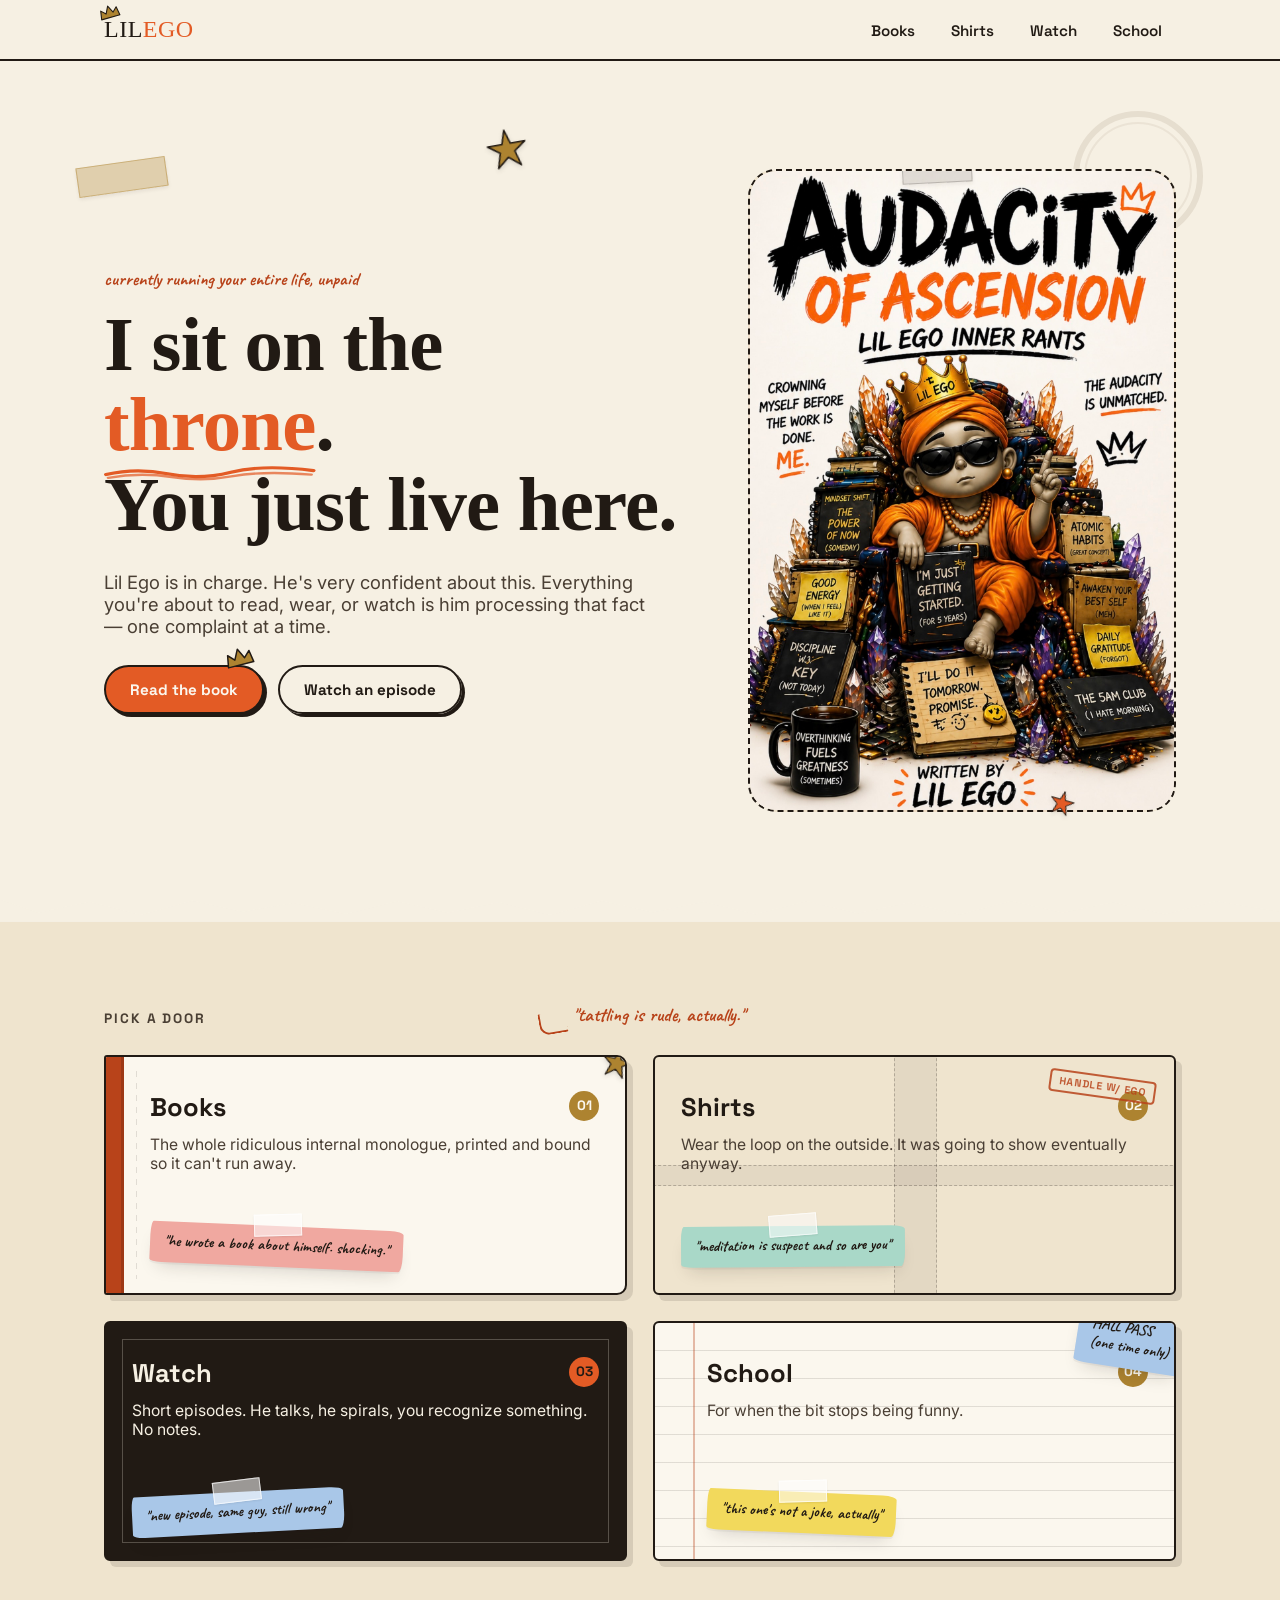
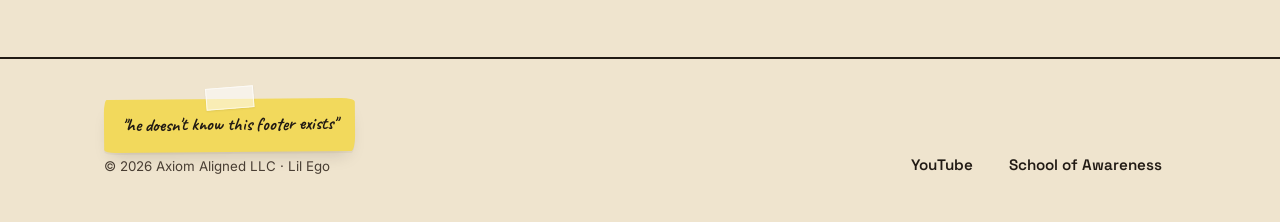
<file: index.html>
<!doctype html>
<html lang="en">
<head>
<meta charset="UTF-8">
<meta name="viewport" content="width=device-width, initial-scale=1.0">
<title>Lil Ego — He's Not Sorry</title>
<meta name="description" content="Lil Ego runs this. He just doesn't know he's a voice inside your head. Books, shirts, episodes, and the School — all from inside the loop.">
<link rel="preconnect" href="https://fonts.googleapis.com">
<link rel="preconnect" href="https://fonts.gstatic.com" crossorigin>
<link href="https://fonts.googleapis.com/css2?family=Permanent+Marker&family=Space+Grotesk:wght@500;600;700&family=Inter:wght@400;500;600&family=Caveat:wght@600;700&display=swap" rel="stylesheet">
<link rel="stylesheet" href="/assets/css/style.css">
</head>
<body>

<nav class="nav">
  <div class="nav-inner">
    <a href="/" class="wordmark">
      <svg class="crown-badge" viewBox="0 0 30 22" fill="none"><path d="M2 20 L4 8 L10 14 L15 4 L20 14 L26 8 L28 20 Z" fill="var(--gold)" stroke="var(--ink)" stroke-width="1.5" stroke-linejoin="round"/></svg>
      LIL<span>EGO</span>
    </a>
    <button class="nav-toggle" type="button" aria-label="Menu" aria-expanded="false">
      <span></span><span></span><span></span>
    </button>
    <ul class="nav-links">
      <li><a href="/books.html">Books</a></li>
      <li><a href="/shirts.html">Shirts</a></li>
      <li><a href="/watch.html">Watch</a></li>
      <li><a href="https://school.lilegoverse.com" target="_blank" rel="noopener">School</a></li>
    </ul>
  </div>
</nav>

<header class="hero">
  <div class="coffee-ring" style="width:130px; height:130px; top:6%; right:6%;"></div>
  <div class="tape gold" style="top:12%; left:6%; transform:rotate(-8deg);"></div>
  <svg class="star-sticker" style="top:8%; left:38%; transform:rotate(-10deg);" viewBox="0 0 40 40"><path d="M20 2 L24 15 L38 15 L27 23 L31 37 L20 28 L9 37 L13 23 L2 15 L16 15 Z" fill="var(--gold)" stroke="var(--ink)" stroke-width="1.5" stroke-linejoin="round"/></svg>
  <svg class="star-sticker" style="width:26px; bottom:10%; right:16%; transform:rotate(16deg);" viewBox="0 0 40 40"><path d="M20 2 L24 15 L38 15 L27 23 L31 37 L20 28 L9 37 L13 23 L2 15 L16 15 Z" fill="var(--orange)" stroke="var(--ink)" stroke-width="1.5" stroke-linejoin="round"/></svg>

  <div class="wrap hero-grid">
    <div>
      <div class="eyebrow">currently running your entire life, unpaid</div>
      <h1>I sit on the <span class="accent">throne<svg viewBox="0 0 200 20" preserveAspectRatio="none">
        <path d="M2 12 Q 30 3, 60 11 T 120 9 T 198 7" fill="none" stroke="var(--orange)" stroke-width="4" stroke-linecap="round"/>
        <path d="M4 16 Q 34 9, 64 15 T 122 14 T 196 12" fill="none" stroke="var(--orange)" stroke-width="3" stroke-linecap="round" opacity="0.7"/>
      </svg></span>.<br>You just live here.</h1>
      <p class="lede">Lil Ego is in charge. He's very confident about this. Everything you're about to read, wear, or watch is him processing that fact — one complaint at a time.</p>
      <div class="hero-actions" style="position:relative;">
        <a href="/books.html" class="btn btn-crowned">
          Read the book
          <svg class="crown-icon" viewBox="0 0 30 22" fill="none">
            <path d="M2 20 L4 8 L10 14 L15 4 L20 14 L26 8 L28 20 Z" fill="var(--gold)" stroke="var(--ink)" stroke-width="1.5" stroke-linejoin="round"/>
          </svg>
        </a>
        <a href="/watch.html" class="btn btn-ghost">Watch an episode</a>
      </div>
    </div>
    <div class="hero-art">
      <img src="/assets/img/hero-throne.jpg" alt="Lil Ego on his throne">
      <span class="tape ink" style="top:-14px; left:36%; width:70px; height:26px; transform:rotate(-3deg); z-index:5;"></span>
    </div>
  </div>
</header>

<div class="torn-edge"></div>

<section class="doors">
  <div class="wrap">
    <div class="section-label">pick a door</div>
    <div class="margin-note" id="margin-note" style="top:-6px; left:44%;"></div>
    <div class="doors-grid">

      <a class="door is-book" href="/books.html">
        <svg class="star-sticker" style="width:32px; top:-10px; right:-8px; transform:rotate(14deg);" viewBox="0 0 40 40"><path d="M20 2 L24 15 L38 15 L27 23 L31 37 L20 28 L9 37 L13 23 L2 15 L16 15 Z" fill="var(--gold)" stroke="var(--ink)" stroke-width="1.5" stroke-linejoin="round"/></svg>
        <div class="door-top">
          <h2>Books</h2>
          <span class="door-num">01</span>
        </div>
        <p class="desc">The whole ridiculous internal monologue, printed and bound so it can't run away.</p>
        <span class="sticky-note tilt-r small c-pink">"he wrote a book about himself. shocking."</span>
      </a>

      <a class="door is-package" href="/shirts.html">
        <span class="stamp">HANDLE&nbsp;W/&nbsp;EGO</span>
        <div class="door-top">
          <h2>Shirts</h2>
          <span class="door-num">02</span>
        </div>
        <p class="desc">Wear the loop on the outside. It was going to show eventually anyway.</p>
        <span class="sticky-note tilt-flat small c-mint">"meditation is suspect and so are you"</span>
      </a>

      <a class="door is-tape" href="/watch.html">
        <div class="door-top">
          <h2>Watch</h2>
          <span class="door-num">03</span>
        </div>
        <p class="desc">Short episodes. He talks, he spirals, you recognize something. No notes.</p>
        <span class="sticky-note small c-blue">"new episode, same guy, still wrong"</span>
      </a>

      <a class="door is-workbook" href="https://school.lilegoverse.com" target="_blank" rel="noopener">
        <span class="sticky-note c-blue small" style="position:absolute; top:-14px; right:-10px; transform:rotate(9deg); z-index:5;">HALL PASS<br>(one time only)</span>
        <div class="door-top">
          <h2>School</h2>
          <span class="door-num">04</span>
        </div>
        <p class="desc">For when the bit stops being funny.</p>
        <span class="sticky-note tilt-r small">"this one's not a joke, actually"</span>
      </a>

    </div>
  </div>
</section>

<footer class="footer">
  <div class="wrap footer-inner">
    <div>
      <span class="sticky-note tilt-flat">"he doesn't know this footer exists"</span>
      <small>© 2026 Axiom Aligned LLC · Lil Ego</small>
    </div>
    <ul class="nav-links" style="padding:0;">
      <li><a href="https://www.youtube.com" target="_blank" rel="noopener">YouTube</a></li>
      <li><a href="https://school.lilegoverse.com" target="_blank" rel="noopener">School of Awareness</a></li>
    </ul>
  </div>
</footer>

<script src="/assets/js/main.js"></script>
</body>
</html>
</file>
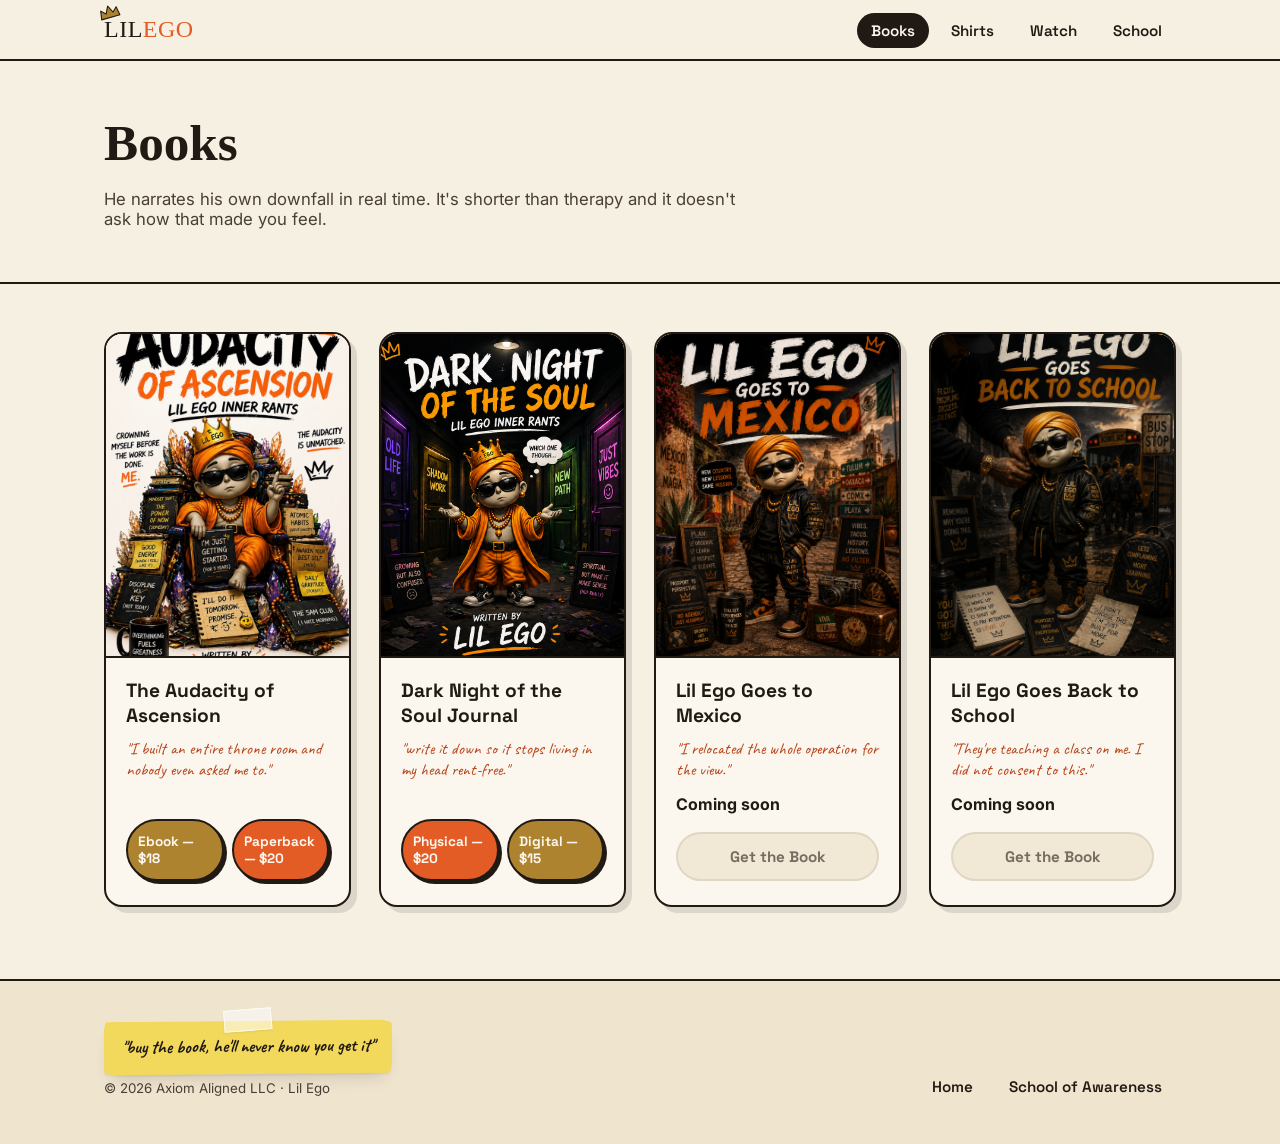
<file: books.html>
<!doctype html>
<html lang="en">
<head>
<meta charset="UTF-8">
<meta name="viewport" content="width=device-width, initial-scale=1.0">
<title>Books — Lil Ego</title>
<meta name="description" content="The Audacity of Ascension and more from Lil Ego. Get the book on Gumroad.">
<link rel="preconnect" href="https://fonts.googleapis.com">
<link rel="preconnect" href="https://fonts.gstatic.com" crossorigin>
<link href="https://fonts.googleapis.com/css2?family=Permanent+Marker&family=Space+Grotesk:wght@500;600;700&family=Inter:wght@400;500;600&family=Caveat:wght@600;700&display=swap" rel="stylesheet">
<link rel="stylesheet" href="/assets/css/style.css">
</head>
<body>

<nav class="nav">
  <div class="nav-inner">
    <a href="/" class="wordmark">
      <svg class="crown-badge" viewBox="0 0 30 22" fill="none"><path d="M2 20 L4 8 L10 14 L15 4 L20 14 L26 8 L28 20 Z" fill="var(--gold)" stroke="var(--ink)" stroke-width="1.5" stroke-linejoin="round"/></svg>
      LIL<span>EGO</span>
    </a>
    <button class="nav-toggle" type="button" aria-label="Menu" aria-expanded="false">
      <span></span><span></span><span></span>
    </button>
    <ul class="nav-links">
      <li><a href="/books.html" class="is-active">Books</a></li>
      <li><a href="/shirts.html">Shirts</a></li>
      <li><a href="/watch.html">Watch</a></li>
      <li><a href="https://school.lilegoverse.com" target="_blank" rel="noopener">School</a></li>
    </ul>
  </div>
</nav>

<header class="page-header">
  <div class="wrap">
    <h1>Books</h1>
    <p>He narrates his own downfall in real time. It's shorter than therapy and it doesn't ask how that made you feel.</p>
  </div>
</header>

<section class="wrap">
  <div class="book-grid">

    <!-- LIVE: The Audacity of Ascension -->
    <div class="book-card">
      <div class="book-cover">
        <!-- Drop cover as /assets/img/cover-audacity.png -->
        <img src="/assets/img/cover-audacity.jpg" alt="The Audacity of Ascension cover">
      </div>
      <div class="book-body">
        <h3>The Audacity of Ascension</h3>
        <p class="voice-line">"I built an entire throne room and nobody even asked me to."</p>
        <div class="edition-row">
          <a href="#" class="btn btn-gold" data-gumroad="audacity-of-ascension">Ebook — $18</a>
          <a href="#" class="btn" data-stripe="audacity-paperback">Paperback — $20</a>
        </div>
      </div>
    </div>

    <!-- LIVE: Dark Night of the Soul Journal -->
    <div class="book-card">
      <div class="book-cover">
        <!-- Drop cover as /assets/img/cover-journal.png -->
        <img src="/assets/img/cover-journal.png" alt="Dark Night of the Soul Journal cover" onerror="this.style.display='none'; this.nextElementSibling.style.display='flex';">
        <div class="cover-placeholder">drop cover-journal.png in /assets/img/</div>
      </div>
      <div class="book-body">
        <h3>Dark Night of the Soul Journal</h3>
        <p class="voice-line">"write it down so it stops living in my head rent-free."</p>
        <div class="edition-row">
          <a href="#" class="btn" data-stripe="dark-night-journal">Physical — $20</a>
          <a href="#" class="btn btn-gold" data-gumroad="dark-night-journal">Digital — $15</a>
        </div>
      </div>
    </div>

    <!-- COMING: Lil Ego Goes to Mexico -->
    <div class="book-card is-coming">
      <div class="book-cover">
        <img src="/assets/img/cover-mexico.png" alt="Lil Ego Goes to Mexico cover">
      </div>
      <div class="book-body">
        <h3>Lil Ego Goes to Mexico</h3>
        <p class="voice-line">"I relocated the whole operation for the view."</p>
        <p class="price">Coming soon</p>
        <a href="#" class="btn is-disabled">Get the Book</a>
      </div>
    </div>

    <!-- COMING: Lil Ego Goes Back to School -->
    <div class="book-card is-coming">
      <div class="book-cover">
        <img src="/assets/img/cover-backtoschool.png" alt="Lil Ego Goes Back to School cover">
      </div>
      <div class="book-body">
        <h3>Lil Ego Goes Back to School</h3>
        <p class="voice-line">"They're teaching a class on me. I did not consent to this."</p>
        <p class="price">Coming soon</p>
        <a href="#" class="btn is-disabled">Get the Book</a>
      </div>
    </div>

  </div>
</section>

<footer class="footer">
  <div class="wrap footer-inner">
    <div>
      <span class="sticky-note tilt-flat">"buy the book, he'll never know you get it"</span>
      <small>© 2026 Axiom Aligned LLC · Lil Ego</small>
    </div>
    <ul class="nav-links" style="padding:0;">
      <li><a href="/">Home</a></li>
      <li><a href="https://school.lilegoverse.com" target="_blank" rel="noopener">School of Awareness</a></li>
    </ul>
  </div>
</footer>

<script src="/assets/js/main.js"></script>
</body>
</html>
</file>
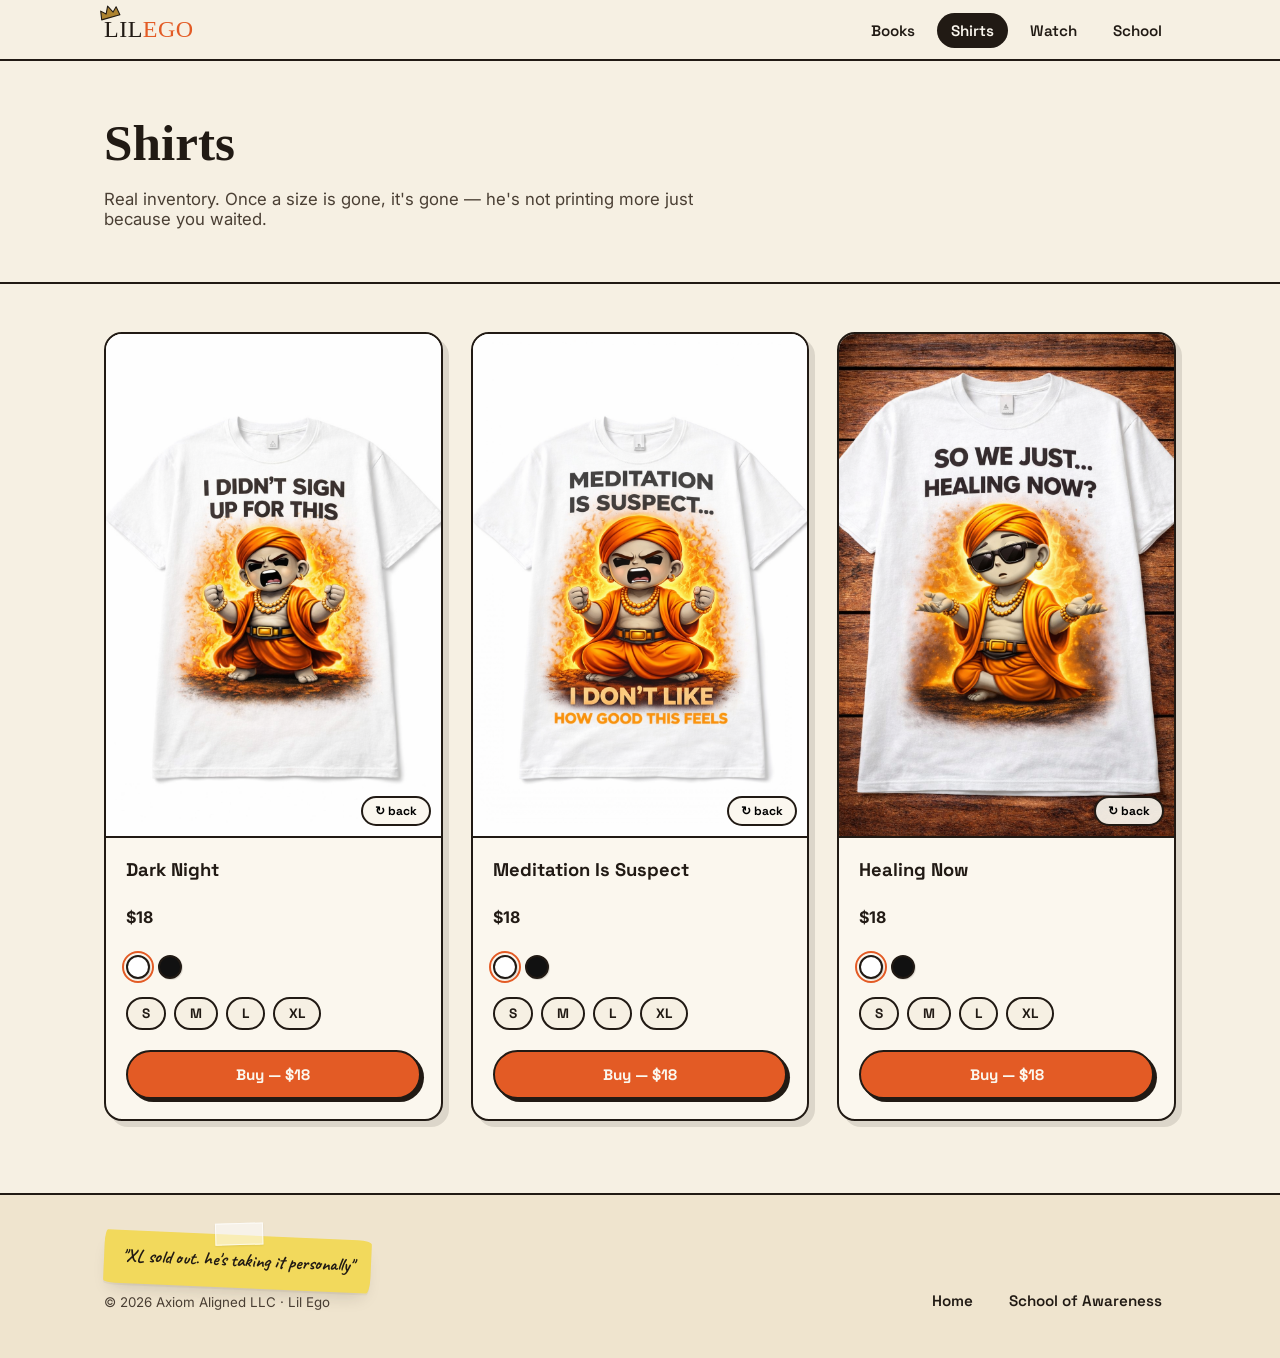
<file: shirts.html>
<!doctype html>
<html lang="en">
<head>
<meta charset="UTF-8">
<meta name="viewport" content="width=device-width, initial-scale=1.0">
<title>Shirts — Lil Ego</title>
<meta name="description" content="Lil Ego tees. Real inventory, no print-on-demand. Sizes disappear when they're gone.">
<link rel="preconnect" href="https://fonts.googleapis.com">
<link rel="preconnect" href="https://fonts.gstatic.com" crossorigin>
<link href="https://fonts.googleapis.com/css2?family=Permanent+Marker&family=Space+Grotesk:wght@500;600;700&family=Inter:wght@400;500;600&family=Caveat:wght@600;700&display=swap" rel="stylesheet">
<link rel="stylesheet" href="/assets/css/style.css">
</head>
<body>

<nav class="nav">
  <div class="nav-inner">
    <a href="/" class="wordmark">
      <svg class="crown-badge" viewBox="0 0 30 22" fill="none"><path d="M2 20 L4 8 L10 14 L15 4 L20 14 L26 8 L28 20 Z" fill="var(--gold)" stroke="var(--ink)" stroke-width="1.5" stroke-linejoin="round"/></svg>
      LIL<span>EGO</span>
    </a>
    <button class="nav-toggle" type="button" aria-label="Menu" aria-expanded="false">
      <span></span><span></span><span></span>
    </button>
    <ul class="nav-links">
      <li><a href="/books.html">Books</a></li>
      <li><a href="/shirts.html" class="is-active">Shirts</a></li>
      <li><a href="/watch.html">Watch</a></li>
      <li><a href="https://school.lilegoverse.com" target="_blank" rel="noopener">School</a></li>
    </ul>
  </div>
</nav>

<header class="page-header">
  <div class="wrap">
    <h1>Shirts</h1>
    <p>Real inventory. Once a size is gone, it's gone — he's not printing more just because you waited.</p>
  </div>
</header>

<section class="wrap">
  <div class="shirt-grid" id="shirt-grid">
    <!-- Cards are rendered by main.js from the SHIRTS config so stock stays in one place -->
  </div>
</section>

<footer class="footer">
  <div class="wrap footer-inner">
    <div>
      <span class="sticky-note tilt-r">"XL sold out. he's taking it personally"</span>
      <small>© 2026 Axiom Aligned LLC · Lil Ego</small>
    </div>
    <ul class="nav-links" style="padding:0;">
      <li><a href="/">Home</a></li>
      <li><a href="https://school.lilegoverse.com" target="_blank" rel="noopener">School of Awareness</a></li>
    </ul>
  </div>
</footer>

<script src="/assets/js/main.js"></script>
</body>
</html>
</file>
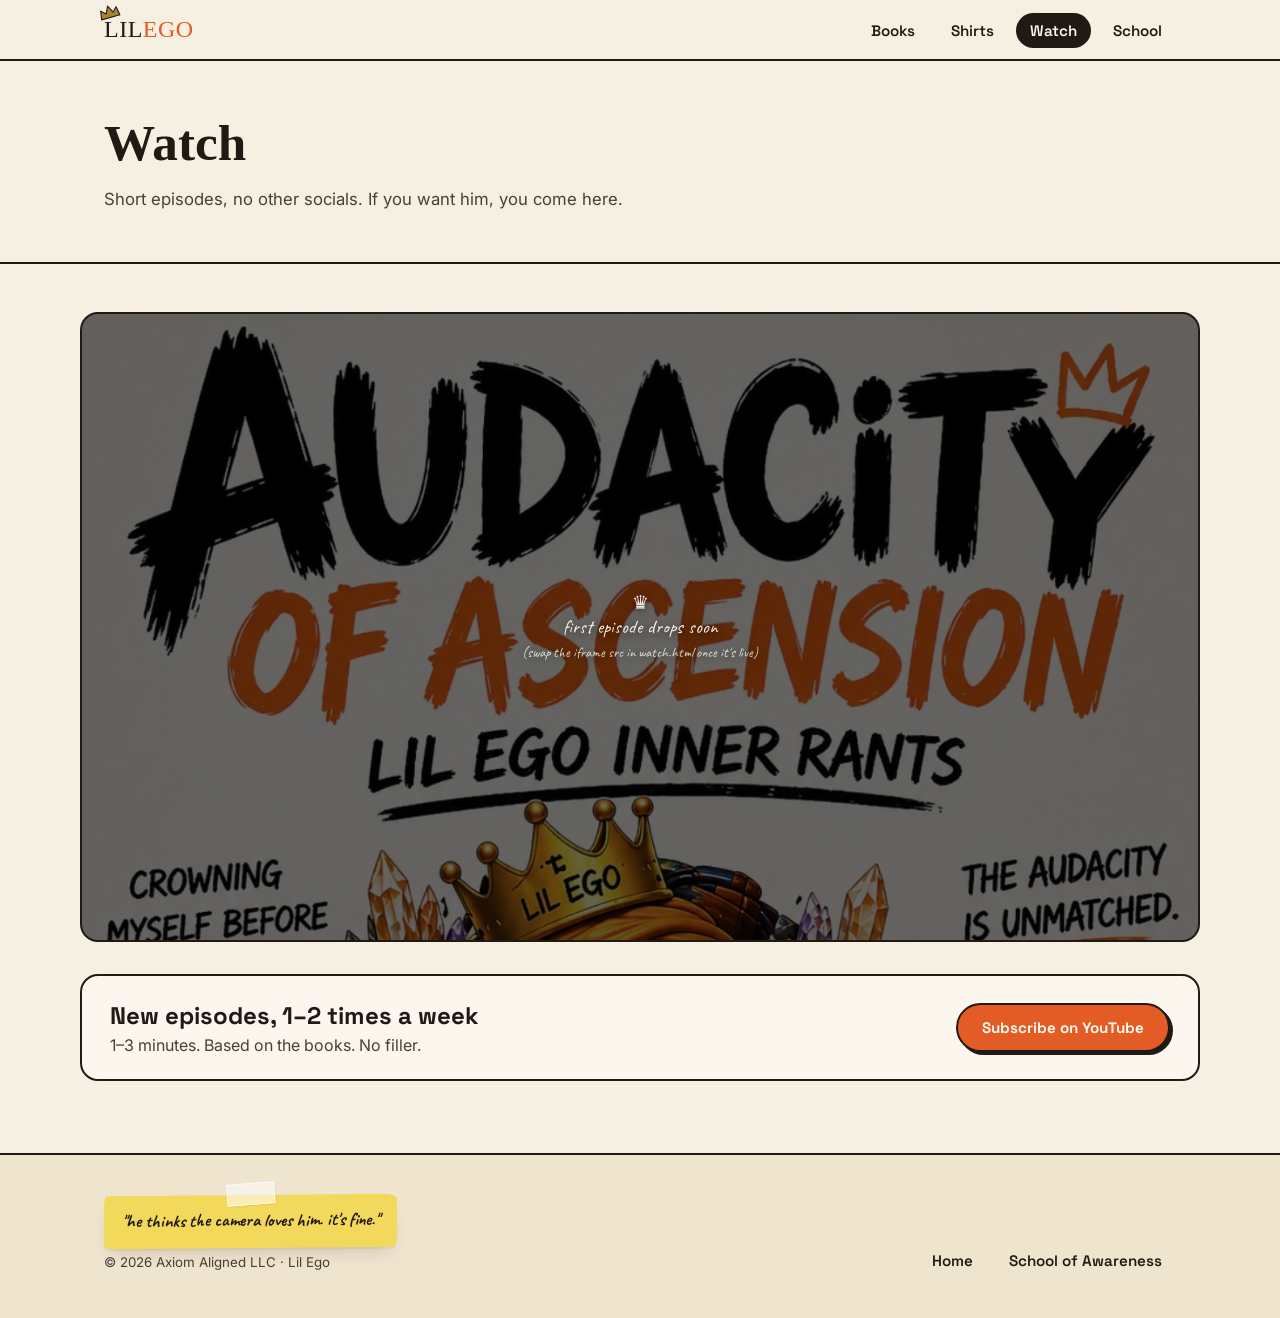
<file: watch.html>
<!doctype html>
<html lang="en">
<head>
<meta charset="UTF-8">
<meta name="viewport" content="width=device-width, initial-scale=1.0">
<title>Watch — Lil Ego</title>
<meta name="description" content="Lil Ego episodes on YouTube. 1-3 minutes each. He talks, he spirals, you recognize something.">
<link rel="preconnect" href="https://fonts.googleapis.com">
<link rel="preconnect" href="https://fonts.gstatic.com" crossorigin>
<link href="https://fonts.googleapis.com/css2?family=Permanent+Marker&family=Space+Grotesk:wght@500;600;700&family=Inter:wght@400;500;600&family=Caveat:wght@600;700&display=swap" rel="stylesheet">
<link rel="stylesheet" href="/assets/css/style.css">
</head>
<body>

<nav class="nav">
  <div class="nav-inner">
    <a href="/" class="wordmark">
      <svg class="crown-badge" viewBox="0 0 30 22" fill="none"><path d="M2 20 L4 8 L10 14 L15 4 L20 14 L26 8 L28 20 Z" fill="var(--gold)" stroke="var(--ink)" stroke-width="1.5" stroke-linejoin="round"/></svg>
      LIL<span>EGO</span>
    </a>
    <button class="nav-toggle" type="button" aria-label="Menu" aria-expanded="false">
      <span></span><span></span><span></span>
    </button>
    <ul class="nav-links">
      <li><a href="/books.html">Books</a></li>
      <li><a href="/shirts.html">Shirts</a></li>
      <li><a href="/watch.html" class="is-active">Watch</a></li>
      <li><a href="https://school.lilegoverse.com" target="_blank" rel="noopener">School</a></li>
    </ul>
  </div>
</nav>

<header class="page-header">
  <div class="wrap">
    <h1>Watch</h1>
    <p>Short episodes, no other socials. If you want him, you come here.</p>
  </div>
</header>

<section class="wrap watch-wrap">

  <!-- Replace VIDEO_ID with the first uploaded episode once the channel goes live -->
  <div class="video-frame">
    <iframe
      id="latest-episode"
      src=""
      title="Latest Lil Ego episode"
      style="display:none;"
      allow="accelerometer; autoplay; clipboard-write; encrypted-media; gyroscope; picture-in-picture"
      allowfullscreen>
    </iframe>
    <div class="video-placeholder" id="video-placeholder">
      <img src="/assets/img/hero-throne.jpg" alt="" class="video-placeholder-bg">
      <div class="video-placeholder-text">
        ♛<br>first episode drops soon<br><span style="font-size:0.9rem; opacity:0.85;">(swap the iframe src in watch.html once it's live)</span>
      </div>
    </div>
  </div>

  <div class="watch-cta">
    <div>
      <h2 style="font-family:var(--font-head); margin:0 0 4px;">New episodes, 1–2 times a week</h2>
      <p style="margin:0; color:var(--ink-soft);">1–3 minutes. Based on the books. No filler.</p>
    </div>
    <a href="https://www.youtube.com/@Lilegosaid" target="_blank" rel="noopener" class="btn">Subscribe on YouTube</a>
  </div>

</section>

<footer class="footer">
  <div class="wrap footer-inner">
    <div>
      <span class="sticky-note tilt-flat">"he thinks the camera loves him. it's fine."</span>
      <small>© 2026 Axiom Aligned LLC · Lil Ego</small>
    </div>
    <ul class="nav-links" style="padding:0;">
      <li><a href="/">Home</a></li>
      <li><a href="https://school.lilegoverse.com" target="_blank" rel="noopener">School of Awareness</a></li>
    </ul>
  </div>
</footer>

<script src="/assets/js/main.js"></script>
</body>
</html>
</file>
<file: assets/css/style.css>
/* ============================================================
   LIL EGO — Design Tokens
   Cream base / orange primary / gold secondary / ink black type
   Display: Permanent Marker · Headings: Space Grotesk · Body: Inter
   Sticky-note motif: Caveat (handwriting) on rotated paper cards
   ============================================================ */

:root {
  --cream: #F6F0E3;
  --cream-2: #EFE4CE;
  --paper: #FBF7EE;
  --ink: #211A14;
  --ink-soft: #4A3F34;
  --orange: #E35B25;
  --orange-deep: #B8431A;
  --gold: #AD8330;
  --gold-light: #D9B65C;
  --sticky: #F2D95C;
  --sticky-shadow: rgba(33, 26, 20, 0.18);
  --line: rgba(33, 26, 20, 0.12);

  /* crystal accents — lifted from the throne pile on the book cover */
  --crystal-purple: #6E4E9E;
  --crystal-purple-deep: #4E3572;
  --crystal-teal: #2C8C8A;
  --crystal-teal-deep: #1E6664;
  --crystal-amber: #D98F3A;
  --sticky-pink: #F0A8A0;
  --sticky-mint: #A9D8C8;
  --sticky-blue: #A9C7E8;

  --font-display: 'Permanent Marker', cursive;
  --font-head: 'Space Grotesk', sans-serif;
  --font-body: 'Inter', sans-serif;
  --font-note: 'Caveat', cursive;

  --radius: 18px;
  --container: 1120px;
}

* { box-sizing: border-box; }
html { scroll-behavior: smooth; }

body {
  margin: 0;
  background: var(--cream);
  color: var(--ink);
  font-family: var(--font-body);
  -webkit-font-smoothing: antialiased;
}

@media (prefers-reduced-motion: reduce) {
  html { scroll-behavior: auto; }
  * { animation-duration: 0.001ms !important; transition-duration: 0.001ms !important; }
}

a { color: inherit; text-decoration: none; }
img { max-width: 100%; display: block; }
button { font-family: inherit; cursor: pointer; }

.wrap {
  max-width: var(--container);
  margin: 0 auto;
  padding: 0 24px;
}

/* ---------- Nav ---------- */
.nav {
  position: sticky;
  top: 0;
  z-index: 50;
  background: rgba(246, 240, 227, 0.92);
  backdrop-filter: blur(6px);
  border-bottom: 2px solid var(--ink);
}

.nav-inner {
  position: relative;
  display: flex;
  align-items: center;
  justify-content: space-between;
  padding: 16px 24px;
  max-width: var(--container);
  margin: 0 auto;
}

.wordmark {
  position: relative;
  display: inline-flex;
  font-family: var(--font-display);
  font-size: 1.5rem;
  color: var(--ink);
  letter-spacing: 0.5px;
}
.wordmark span { color: var(--orange); }

.wordmark .crown-badge {
  position: absolute;
  top: -13px;
  left: -6px;
  width: 22px;
  height: 16px;
  transform: rotate(-16deg);
  pointer-events: none;
}

.nav-links {
  display: flex;
  gap: 8px;
  list-style: none;
  margin: 0;
  padding: 0;
}

.nav-links a {
  font-family: var(--font-head);
  font-weight: 600;
  font-size: 0.95rem;
  padding: 8px 14px;
  border-radius: 999px;
  transition: background 0.15s ease, transform 0.15s ease;
}

.nav-links a:hover { background: var(--cream-2); transform: translateY(-1px); }
.nav-links a.is-active { background: var(--ink); color: var(--paper); }

/* ---------- Mobile hamburger ---------- */
.nav-toggle {
  display: none;
  flex-direction: column;
  justify-content: center;
  gap: 5px;
  width: 40px;
  height: 40px;
  border: 2px solid var(--ink);
  border-radius: 10px;
  background: var(--paper);
  padding: 0;
}

.nav-toggle span {
  display: block;
  width: 20px;
  height: 2.5px;
  margin: 0 auto;
  background: var(--ink);
  border-radius: 2px;
  transition: transform 0.2s ease, opacity 0.2s ease;
}

.nav-toggle.is-open span:nth-child(1) { transform: translateY(7.5px) rotate(45deg); }
.nav-toggle.is-open span:nth-child(2) { opacity: 0; }
.nav-toggle.is-open span:nth-child(3) { transform: translateY(-7.5px) rotate(-45deg); }

@media (max-width: 640px) {
  .nav-toggle { display: flex; }

  .nav-links {
    display: none;
    position: absolute;
    top: 100%;
    left: 0;
    right: 0;
    flex-direction: column;
    gap: 2px;
    background: var(--paper);
    border-bottom: 2px solid var(--ink);
    padding: 10px 24px 16px;
  }

  .nav-links.is-open { display: flex; }

  .nav-links a {
    padding: 12px 14px;
    border-radius: 10px;
    width: 100%;
  }
}

/* ---------- Sticky note signature element ---------- */
.sticky-note {
  position: relative;
  display: inline-block;
  background: var(--sticky);
  color: var(--ink);
  font-family: var(--font-note);
  font-weight: 700;
  font-size: 1.15rem;
  line-height: 1.25;
  padding: 14px 18px 16px;
  border-radius: 3px 14px 4px 12px / 14px 4px 16px 3px;
  box-shadow: 0 10px 18px -8px var(--sticky-shadow), 0 2px 0 rgba(0,0,0,0.04);
  transform: rotate(-3deg);
}

.sticky-note::before {
  content: '';
  position: absolute;
  top: -12px;
  left: 50%;
  width: 46px;
  height: 20px;
  background: rgba(255,255,255,0.55);
  border: 1px solid rgba(255,255,255,0.7);
  transform: translateX(-50%) rotate(-4deg);
  box-shadow: 0 1px 2px rgba(0,0,0,0.08);
}

.sticky-note.tilt-r { transform: rotate(2.5deg); }
.sticky-note.tilt-flat { transform: rotate(-0.5deg); }
.sticky-note.small { font-size: 0.95rem; padding: 10px 14px 12px; }

.sticky-note.c-pink { background: var(--sticky-pink); }
.sticky-note.c-mint { background: var(--sticky-mint); }
.sticky-note.c-blue { background: var(--sticky-blue); }

/* ---------- Floating decorative crystals + confetti dots ---------- */
.crystal-field {
  position: absolute;
  inset: 0;
  overflow: hidden;
  pointer-events: none;
  z-index: 0;
}

.crystal {
  position: absolute;
  clip-path: polygon(50% 0%, 100% 38%, 78% 100%, 22% 100%, 0% 38%);
  opacity: 0.9;
}

.crystal.purple { background: linear-gradient(160deg, var(--crystal-purple), var(--crystal-purple-deep)); }
.crystal.teal { background: linear-gradient(160deg, var(--crystal-teal), var(--crystal-teal-deep)); }
.crystal.amber { background: linear-gradient(160deg, var(--gold-light), var(--crystal-amber)); }

.confetti-dot {
  position: absolute;
  border-radius: 50%;
  pointer-events: none;
}

/* Halftone dot texture wash — used behind hero + doors sections */
.dot-wash {
  background-image: radial-gradient(var(--line) 1.4px, transparent 1.4px);
  background-size: 22px 22px;
}

/* ---------- Buttons ---------- */
.btn {
  display: inline-flex;
  align-items: center;
  gap: 8px;
  font-family: var(--font-head);
  font-weight: 700;
  font-size: 0.95rem;
  padding: 13px 24px;
  border-radius: 999px;
  border: 2px solid var(--ink);
  background: var(--orange);
  color: var(--paper);
  box-shadow: 3px 3px 0 var(--ink);
  transition: transform 0.15s ease, box-shadow 0.15s ease;
}

.btn:hover { transform: translate(-2px, -2px); box-shadow: 5px 5px 0 var(--ink); }
.btn:active { transform: translate(0, 0); box-shadow: 1px 1px 0 var(--ink); }

.btn.btn-ghost {
  background: transparent;
  color: var(--ink);
}

.btn.btn-gold {
  background: var(--gold);
}

.btn[disabled], .btn.is-disabled {
  background: var(--cream-2);
  color: var(--ink-soft);
  border-color: var(--line);
  box-shadow: none;
  cursor: not-allowed;
  opacity: 0.75;
}

/* ---------- Hero ---------- */
.hero {
  position: relative;
  padding: 108px 0 88px;
  background: var(--cream);
  overflow: hidden;
}

.hero-grid {
  position: relative;
  z-index: 2;
  display: grid;
  grid-template-columns: 1.15fr 0.85fr;
  gap: 64px;
  align-items: center;
}

@media (max-width: 860px) {
  .hero-grid { grid-template-columns: 1fr; }
  .hero { padding: 72px 0 56px; }
}

.eyebrow {
  font-family: var(--font-note);
  font-size: 1.15rem;
  color: var(--orange-deep);
  font-weight: 700;
  margin-bottom: 14px;
}

.hero h1 {
  font-family: var(--font-display);
  font-size: clamp(2.8rem, 7vw, 4.8rem);
  line-height: 1.04;
  letter-spacing: -0.01em;
  margin: 0 0 26px;
  color: var(--ink);
}

.hero h1 .accent {
  color: var(--orange);
  position: relative;
  white-space: nowrap;
}

.hero h1 .accent svg {
  position: absolute;
  left: 0;
  bottom: -14px;
  width: 100%;
  height: 16px;
}

.hero p.lede {
  font-family: var(--font-body);
  font-size: 1.15rem;
  color: var(--ink-soft);
  max-width: 46ch;
  margin: 0 0 28px;
}

.hero-actions { display: flex; gap: 14px; flex-wrap: wrap; }

/* Throne / hero art placeholder */
.hero-art {
  position: relative;
  aspect-ratio: 2 / 3;
  border-radius: 28px;
  background:
    radial-gradient(circle at 50% 30%, rgba(227,91,37,0.22), transparent 55%),
    linear-gradient(160deg, var(--cream-2), var(--cream));
  border: 2px dashed var(--ink);
  display: flex;
  align-items: center;
  justify-content: center;
  overflow: hidden;
}

.hero-art img { width: 100%; height: 100%; object-fit: cover; border-radius: 26px; }

.hero-art .art-placeholder {
  text-align: center;
  font-family: var(--font-note);
  font-size: 1.1rem;
  color: var(--ink-soft);
  padding: 24px;
}

.hero-art .crown {
  font-size: 2.4rem;
  display: block;
  margin-bottom: 8px;
}

/* ---------- Controlled-chaos texture kit ---------- */

/* washi tape strip — pin things down, always slightly crooked */
.tape {
  position: absolute;
  width: 90px;
  height: 30px;
  background: rgba(227, 91, 37, 0.28);
  border: 1px solid rgba(227, 91, 37, 0.4);
  box-shadow: 0 2px 4px rgba(33,26,20,0.08);
  pointer-events: none;
  z-index: 3;
}
.tape.gold { background: rgba(173, 131, 48, 0.3); border-color: rgba(173, 131, 48, 0.45); }
.tape.ink { background: rgba(33, 26, 20, 0.12); border-color: rgba(33, 26, 20, 0.2); }

/* coffee ring stain — one, understated, never centered */
.coffee-ring {
  position: absolute;
  border-radius: 50%;
  border: 6px solid rgba(90, 62, 30, 0.10);
  pointer-events: none;
  z-index: 1;
}
.coffee-ring::after {
  content: '';
  position: absolute;
  inset: 5px;
  border-radius: 50%;
  border: 2px solid rgba(90, 62, 30, 0.07);
}

/* torn paper divider between sections */
.torn-edge {
  position: relative;
  height: 22px;
  background: var(--cream);
  clip-path: polygon(
    0% 0%, 3% 60%, 7% 10%, 11% 70%, 15% 5%, 19% 55%, 23% 15%, 27% 65%,
    31% 8%, 35% 60%, 39% 12%, 43% 70%, 47% 5%, 51% 58%, 55% 10%, 59% 66%,
    63% 8%, 67% 62%, 71% 14%, 75% 68%, 79% 6%, 83% 60%, 87% 12%, 91% 66%,
    95% 8%, 100% 55%, 100% 100%, 0% 100%
  );
}

/* handwritten margin interruption — swaps on every reload via main.js */
.margin-note {
  position: absolute;
  z-index: 4;
  font-family: var(--font-note);
  font-weight: 700;
  font-size: 1.2rem;
  color: var(--orange-deep);
  max-width: 220px;
  line-height: 1.2;
  pointer-events: none;
}
.margin-note::before {
  content: '';
  position: absolute;
  left: -34px;
  top: 8px;
  width: 26px;
  height: 20px;
  border-left: 2.5px solid var(--orange-deep);
  border-bottom: 2.5px solid var(--orange-deep);
  border-radius: 0 0 0 10px;
  transform: rotate(-10deg);
}

/* crown resting on the primary CTA — Lil Ego left it there */
.btn-crowned { position: relative; overflow: visible; }
.btn-crowned .crown-icon {
  position: absolute;
  top: -22px;
  right: 8px;
  width: 30px;
  height: 22px;
  transform: rotate(-14deg);
  transition: transform 0.2s ease;
}
.btn-crowned:hover .crown-icon { transform: rotate(-6deg) translateY(-3px); }

/* sunglasses left behind, tucked in a corner */
.sunglasses-doodle {
  position: absolute;
  width: 64px;
  opacity: 0.85;
  pointer-events: none;
  z-index: 3;
}

/* gold star sticker — the kind a teacher hands out */
.star-sticker {
  position: absolute;
  width: 42px;
  pointer-events: none;
  z-index: 4;
  filter: drop-shadow(0 2px 2px rgba(33,26,20,0.15));
}

/* ---------- Doors grid ---------- */
.doors { position: relative; padding: 88px 0 96px; background: var(--cream-2); }
.doors .wrap { position: relative; }

.section-label {
  font-family: var(--font-head);
  font-weight: 700;
  text-transform: uppercase;
  letter-spacing: 0.14em;
  font-size: 0.85rem;
  color: var(--ink-soft);
  margin-bottom: 28px;
}

.doors-grid {
  display: grid;
  grid-template-columns: repeat(2, 1fr);
  gap: 26px;
}

@media (max-width: 700px) {
  .doors-grid { grid-template-columns: 1fr; }
}

.door {
  position: relative;
  background: var(--paper);
  border: 2px solid var(--ink);
  border-radius: 6px;
  padding: 34px 26px 26px;
  min-height: 240px;
  display: flex;
  flex-direction: column;
  justify-content: space-between;
  box-shadow: 6px 6px 0 var(--line);
  transition: transform 0.18s ease, box-shadow 0.18s ease;
  overflow: hidden;
}

.door:hover {
  transform: translate(-3px, -3px);
  box-shadow: 9px 9px 0 var(--line);
}

/* BOOK — hardcover on a desk: thick spine, deboss lines */
.door.is-book {
  border-radius: 3px 10px 10px 3px;
  padding-left: 44px;
}
.door.is-book::before {
  content: '';
  position: absolute;
  top: 0; left: 0; bottom: 0;
  width: 18px;
  background: var(--orange-deep);
  box-shadow: inset -3px 0 0 rgba(0,0,0,0.15);
}
.door.is-book::after {
  content: '';
  position: absolute;
  top: 14px; bottom: 14px; left: 30px;
  width: 1px;
  background: repeating-linear-gradient(to bottom, var(--line) 0 6px, transparent 6px 12px);
}

/* SHIRTS — opened shipping package: crossed tape, stamp */
.door.is-package {
  background: var(--cream-2);
}
.door.is-package::before,
.door.is-package::after {
  content: '';
  position: absolute;
  background: rgba(33,26,20,0.06);
  border: 1px dashed rgba(33,26,20,0.25);
}
.door.is-package::before { top: -10%; left: 46%; width: 8%; height: 120%; }
.door.is-package::after { top: 46%; left: -10%; width: 120%; height: 8%; }
.door .stamp {
  position: absolute;
  top: 18px; right: 18px;
  border: 2px solid var(--orange-deep);
  color: var(--orange-deep);
  font-family: var(--font-head);
  font-weight: 700;
  font-size: 0.65rem;
  letter-spacing: 0.06em;
  padding: 3px 8px;
  border-radius: 4px;
  transform: rotate(8deg);
  opacity: 0.85;
}

/* WATCH — taped VHS sleeve: label sticker, corner tape */
.door.is-tape {
  background: var(--ink);
  color: var(--cream);
}
.door.is-tape .door-top h2,
.door.is-tape p.desc { color: var(--cream); }
.door.is-tape .door-num { background: var(--orange); color: var(--ink); }
.door.is-tape::before {
  content: '';
  position: absolute;
  top: 16px; left: 16px; right: 16px; bottom: 16px;
  border: 1px solid rgba(246,240,227,0.25);
  pointer-events: none;
}

/* SCHOOL — workbook page: ruled margin lines, red rule */
.door.is-workbook {
  background:
    linear-gradient(90deg, transparent 0 38px, rgba(184,67,26,0.35) 38px 40px, transparent 40px),
    repeating-linear-gradient(to bottom, transparent 0 27px, var(--line) 27px 28px),
    var(--paper);
  padding-left: 52px;
}

.door-top { display: flex; align-items: flex-start; justify-content: space-between; gap: 12px; }

.door h2 {
  font-family: var(--font-head);
  font-size: 1.6rem;
  margin: 0;
}

.door-num {
  font-family: var(--font-head);
  font-weight: 700;
  font-size: 0.85rem;
  color: var(--paper);
  background: var(--bar-color, var(--gold));
  width: 30px;
  height: 30px;
  border-radius: 50%;
  display: flex;
  align-items: center;
  justify-content: center;
  flex-shrink: 0;
}

.door p.desc {
  color: var(--ink-soft);
  margin: 12px 0 18px;
  font-size: 0.98rem;
}

.door .sticky-note {
  align-self: flex-start;
  margin-top: auto;
}

/* ---------- Generic page header (Books/Shirts/Watch) ---------- */
.page-header {
  padding: 52px 0 36px;
  border-bottom: 2px solid var(--ink);
}

.page-header h1 {
  font-family: var(--font-display);
  font-size: clamp(2rem, 5vw, 3.2rem);
  margin: 0 0 12px;
}

.page-header p {
  color: var(--ink-soft);
  max-width: 60ch;
  font-size: 1.05rem;
}

/* ---------- Books ---------- */
.book-grid {
  display: grid;
  grid-template-columns: repeat(auto-fit, minmax(240px, 1fr));
  gap: 28px;
  padding: 48px 0 72px;
}

.book-card {
  background: var(--paper);
  border: 2px solid var(--ink);
  border-radius: var(--radius);
  overflow: hidden;
  display: flex;
  flex-direction: column;
  box-shadow: 6px 6px 0 var(--line);
}

.book-cover {
  aspect-ratio: 3 / 4;
  background: linear-gradient(160deg, var(--cream-2), var(--gold-light) 140%);
  display: flex;
  align-items: center;
  justify-content: center;
  border-bottom: 2px solid var(--ink);
  overflow: hidden;
  position: relative;
}

.book-cover img { width: 100%; height: 100%; object-fit: cover; position: relative; z-index: 1; }

.book-cover .cover-placeholder {
  position: absolute;
  inset: 0;
  display: none;
  align-items: center;
  justify-content: center;
  font-family: var(--font-note);
  font-size: 1rem;
  color: var(--ink-soft);
  text-align: center;
  padding: 20px;
}

.book-body { padding: 20px 20px 24px; display: flex; flex-direction: column; gap: 10px; flex: 1; }

.book-body h3 { font-family: var(--font-head); font-size: 1.2rem; margin: 0; }
.book-body .voice-line { font-family: var(--font-note); font-size: 1.05rem; color: var(--orange-deep); margin: 0; }
.book-body .price { font-weight: 700; margin: 4px 0 8px; }
.book-body .btn { margin-top: auto; justify-content: center; }

/* dual-edition product (e.g. journal: physical + digital) */
.edition-row {
  display: flex;
  gap: 8px;
  margin-top: auto;
}
.edition-row .btn { flex: 1; font-size: 0.85rem; padding: 12px 10px; }
.edition-label {
  font-family: var(--font-head);
  font-weight: 700;
  font-size: 0.7rem;
  text-transform: uppercase;
  letter-spacing: 0.06em;
  color: var(--ink-soft);
  margin-bottom: 4px;
}

.book-card.is-coming .book-cover { background: repeating-linear-gradient(135deg, var(--cream-2), var(--cream-2) 10px, var(--cream) 10px, var(--cream) 20px); }
.book-card.is-coming .btn { pointer-events: none; }

/* ---------- Shirts ---------- */
.shirt-grid {
  display: grid;
  grid-template-columns: repeat(auto-fit, minmax(260px, 1fr));
  gap: 28px;
  padding: 48px 0 72px;
}

.shirt-card {
  background: var(--paper);
  border: 2px solid var(--ink);
  border-radius: var(--radius);
  overflow: hidden;
  display: flex;
  flex-direction: column;
  box-shadow: 6px 6px 0 var(--line);
}

.shirt-photo {
  position: relative;
  aspect-ratio: 1 / 1;
  background: var(--cream-2);
  display: flex;
  align-items: center;
  justify-content: center;
  border-bottom: 2px solid var(--ink);
}

.shirt-photo img { width: 100%; height: 100%; object-fit: cover; }
.shirt-photo .photo-placeholder { font-family: var(--font-note); color: var(--ink-soft); text-align: center; padding: 20px; }

.flip-btn {
  position: absolute;
  bottom: 10px;
  right: 10px;
  background: rgba(251,247,238,0.92);
  border: 2px solid var(--ink);
  border-radius: 999px;
  padding: 5px 12px;
  font-family: var(--font-head);
  font-weight: 700;
  font-size: 0.75rem;
}

.swatch-row { display: flex; gap: 8px; align-items: center; margin: 2px 0 4px; }

.color-swatch {
  width: 24px;
  height: 24px;
  border-radius: 50%;
  border: 2px solid var(--ink);
  padding: 0;
  box-shadow: 1px 1px 0 var(--line);
}

.color-swatch.is-active { outline: 2px solid var(--orange); outline-offset: 2px; }

.shirt-body { padding: 20px; display: flex; flex-direction: column; gap: 10px; flex: 1; }
.shirt-body h3 { font-family: var(--font-head); margin: 0; font-size: 1.15rem; }
.shirt-body .price { font-weight: 700; }

.size-row { display: flex; gap: 8px; flex-wrap: wrap; margin: 4px 0 10px; }

.size-pill {
  font-family: var(--font-head);
  font-weight: 700;
  font-size: 0.85rem;
  border: 2px solid var(--ink);
  border-radius: 999px;
  padding: 6px 14px;
  background: var(--cream);
}

.size-pill.sold-out {
  background: transparent;
  color: var(--line);
  border-color: var(--line);
  text-decoration: line-through;
}

.shirt-body .btn { margin-top: auto; justify-content: center; }

/* ---------- Watch ---------- */
.watch-wrap { padding: 48px 0 72px; display: grid; gap: 32px; }

.video-frame {
  aspect-ratio: 16 / 9;
  border: 2px solid var(--ink);
  border-radius: var(--radius);
  background: var(--ink);
  display: flex;
  align-items: center;
  justify-content: center;
  overflow: hidden;
}

.video-frame iframe { width: 100%; height: 100%; border: 0; }

.video-frame .video-placeholder {
  position: relative;
  width: 100%;
  height: 100%;
  display: flex;
  align-items: center;
  justify-content: center;
}

.video-placeholder-bg {
  position: absolute;
  inset: 0;
  width: 100%;
  height: 100%;
  object-fit: cover;
  object-position: top center;
  filter: brightness(0.4) saturate(0.9);
}

.video-placeholder-text {
  position: relative;
  z-index: 1;
  color: var(--cream);
  font-family: var(--font-note);
  font-size: 1.2rem;
  text-align: center;
  padding: 24px;
  text-shadow: 0 2px 8px rgba(0,0,0,0.6);
}

.watch-cta {
  display: flex;
  align-items: center;
  justify-content: space-between;
  gap: 20px;
  flex-wrap: wrap;
  border: 2px solid var(--ink);
  border-radius: var(--radius);
  padding: 24px 28px;
  background: var(--paper);
}

/* ---------- School teaser strip (used on homepage door + standalone) ---------- */
.school-strip {
  background: var(--ink);
  color: var(--cream);
  padding: 40px 0;
}

.school-strip .wrap { display: flex; align-items: center; justify-content: space-between; gap: 24px; flex-wrap: wrap; }
.school-strip h3 { font-family: var(--font-display); font-size: 1.5rem; margin: 0 0 6px; color: var(--gold-light); }
.school-strip p { margin: 0; color: rgba(246,240,227,0.75); }

/* ---------- Footer ---------- */
.footer {
  border-top: 2px solid var(--ink);
  padding: 40px 0 48px;
  background: var(--cream-2);
}

.footer-inner {
  display: flex;
  align-items: flex-end;
  justify-content: space-between;
  gap: 24px;
  flex-wrap: wrap;
}

.footer small {
  display: block;
  margin-top: 6px;
  color: var(--ink-soft);
}

/* ---------- Utility ---------- */
.center { text-align: center; }
.mt-0 { margin-top: 0; }
</file>
